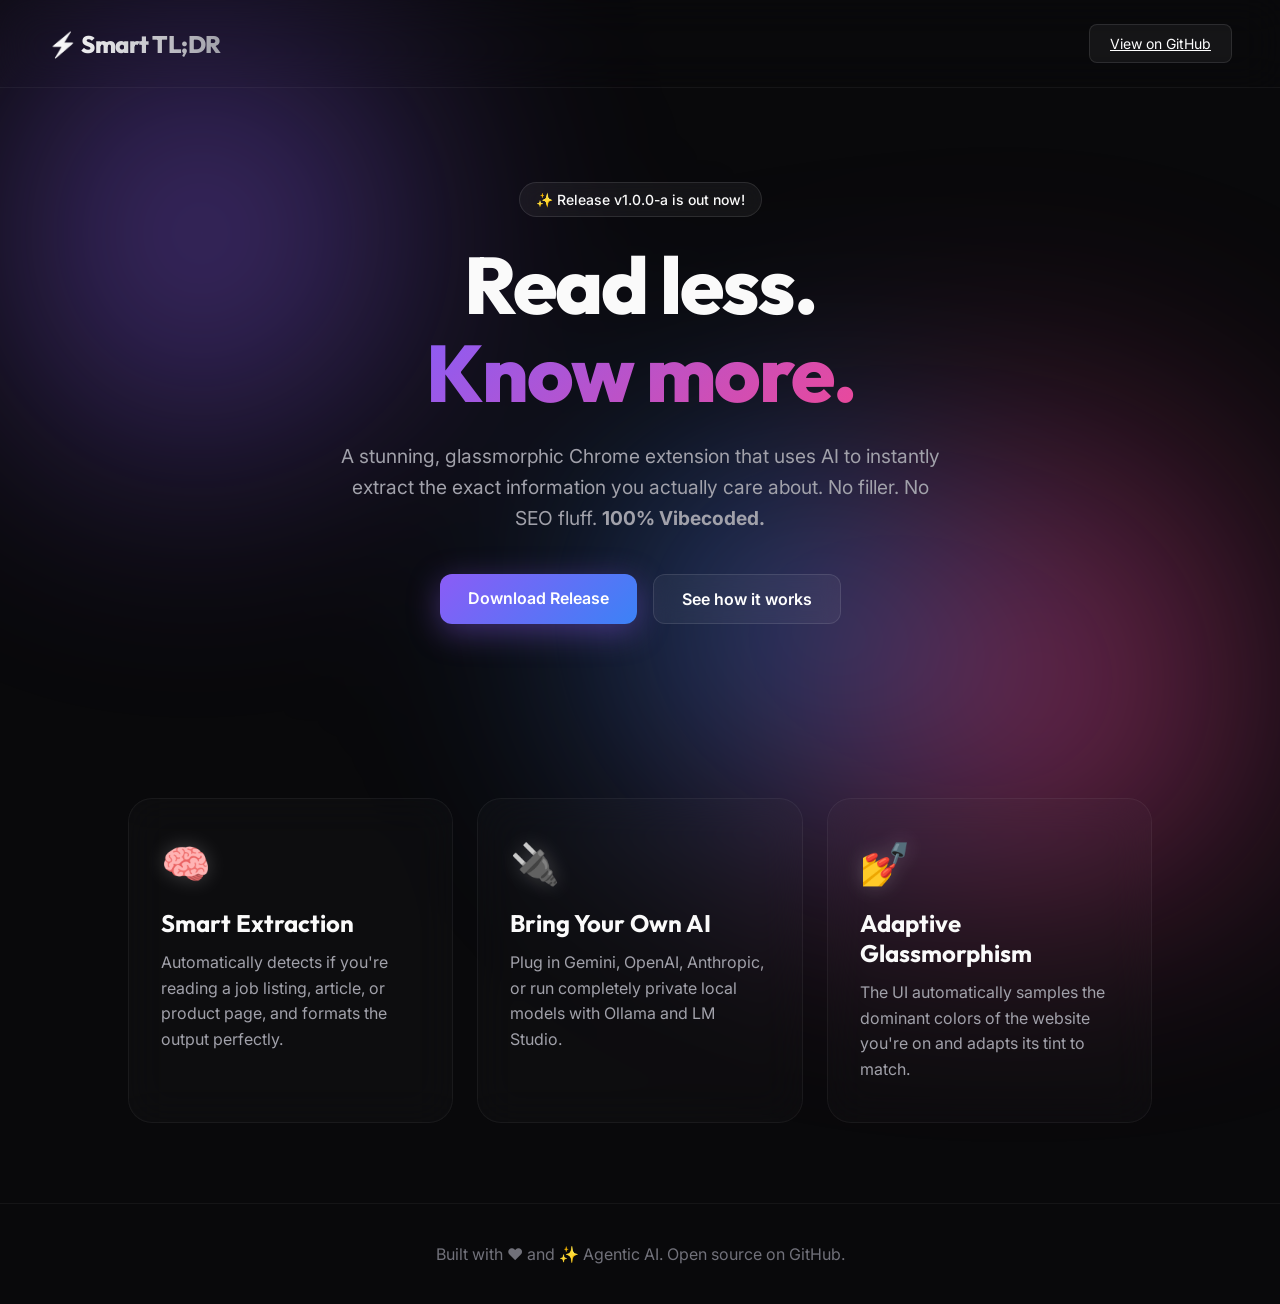
<file: docs/index.html>
<!DOCTYPE html>
<html lang="en">
<head>
  <meta charset="UTF-8">
  <meta name="viewport" content="width=device-width, initial-scale=1.0">
  <title>Smart TL;DR — 100% Vibecoded AI Summaries</title>
  <link rel="stylesheet" href="styles.css">
  <link href="https://fonts.googleapis.com/css2?family=Outfit:wght@300;400;600;800&family=Inter:wght@400;500;700&display=swap" rel="stylesheet">
</head>
<body>
  <div class="background-orbs">
    <div class="orb orb-1"></div>
    <div class="orb orb-2"></div>
    <div class="orb orb-3"></div>
  </div>

  <nav>
    <div class="logo">⚡ Smart TL;DR</div>
    <a href="https://github.com/D5DooM/tldr-ext" class="github-btn" target="_blank">View on GitHub</a>
  </nav>

  <main>
    <section class="hero">
      <div class="badge">✨ Release v1.0.0-a is out now!</div>
      <h1 class="glitch" data-text="Read less.">Read less.<br><span class="gradient-text">Know more.</span></h1>
      <p class="subtitle">A stunning, glassmorphic Chrome extension that uses AI to instantly extract the exact information you actually care about. No filler. No SEO fluff. <strong>100% Vibecoded.</strong></p>
      
      <div class="cta-group">
        <a href="https://github.com/D5DooM/tldr-ext/releases" class="btn btn-primary" target="_blank">Download Release</a>
        <a href="#how-it-works" class="btn btn-secondary">See how it works</a>
      </div>
    </section>

    <section id="how-it-works" class="features">
      <div class="feature-card">
        <div class="icon">🧠</div>
        <h3>Smart Extraction</h3>
        <p>Automatically detects if you're reading a job listing, article, or product page, and formats the output perfectly.</p>
      </div>
      <div class="feature-card">
        <div class="icon">🔌</div>
        <h3>Bring Your Own AI</h3>
        <p>Plug in Gemini, OpenAI, Anthropic, or run completely private local models with Ollama and LM Studio.</p>
      </div>
      <div class="feature-card">
        <div class="icon">💅</div>
        <h3>Adaptive Glassmorphism</h3>
        <p>The UI automatically samples the dominant colors of the website you're on and adapts its tint to match.</p>
      </div>
    </section>
  </main>

  <footer>
    <p>Built with ❤️ and ✨ Agentic AI. Open source on GitHub.</p>
  </footer>
</body>
</html>
</file>
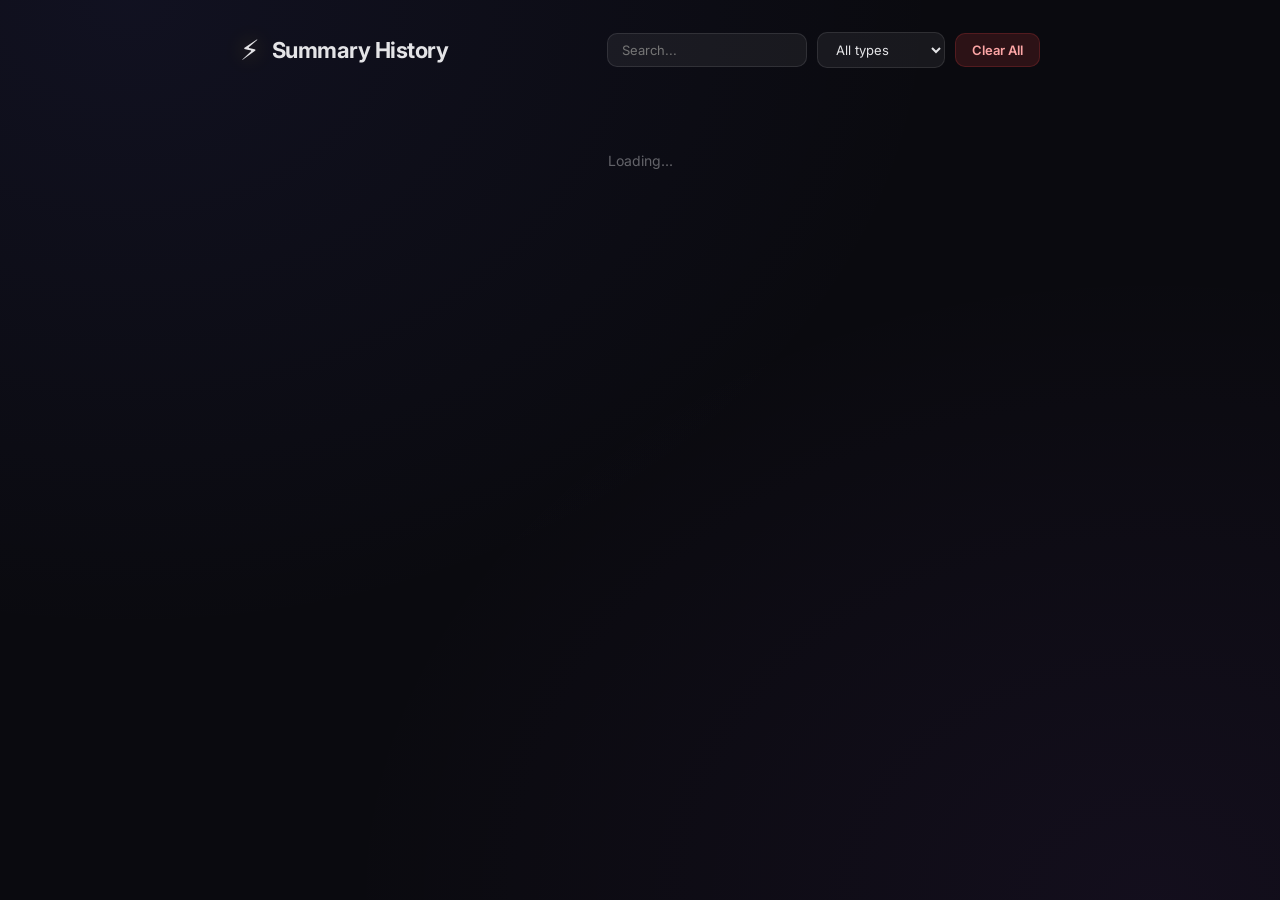
<file: history.html>
<!DOCTYPE html>
<html lang="en">
<head>
  <meta charset="UTF-8">
  <title>Smart TL;DR — History</title>
  <link rel="stylesheet" href="history.css">
  <link href="https://fonts.googleapis.com/css2?family=Inter:wght@400;500;600;700&display=swap" rel="stylesheet">
</head>
<body>
  <div class="history-container">
    <div class="history-header">
      <div class="header-left">
        <span class="logo">⚡</span>
        <h1>Summary History</h1>
      </div>
      <div class="header-actions">
        <input type="text" id="search" placeholder="Search..." class="search-input">
        <select id="type-filter" class="type-filter">
          <option value="">All types</option>
          <option value="JOB">💼 Job</option>
          <option value="ARTICLE">📰 Article</option>
          <option value="PRODUCT">🛍️ Product</option>
          <option value="RESEARCH">🔬 Research</option>
          <option value="VIDEO">🎬 Video</option>
          <option value="OTHER">📄 Other</option>
        </select>
        <button id="clear-all" class="btn btn-danger">Clear All</button>
      </div>
    </div>

    <div id="history-list" class="history-list">
      <div class="empty-state">Loading...</div>
    </div>
  </div>

  <script src="lib/parser.js"></script>
  <script src="lib/renderer.js"></script>
  <script src="history.js"></script>
</body>
</html>
</file>
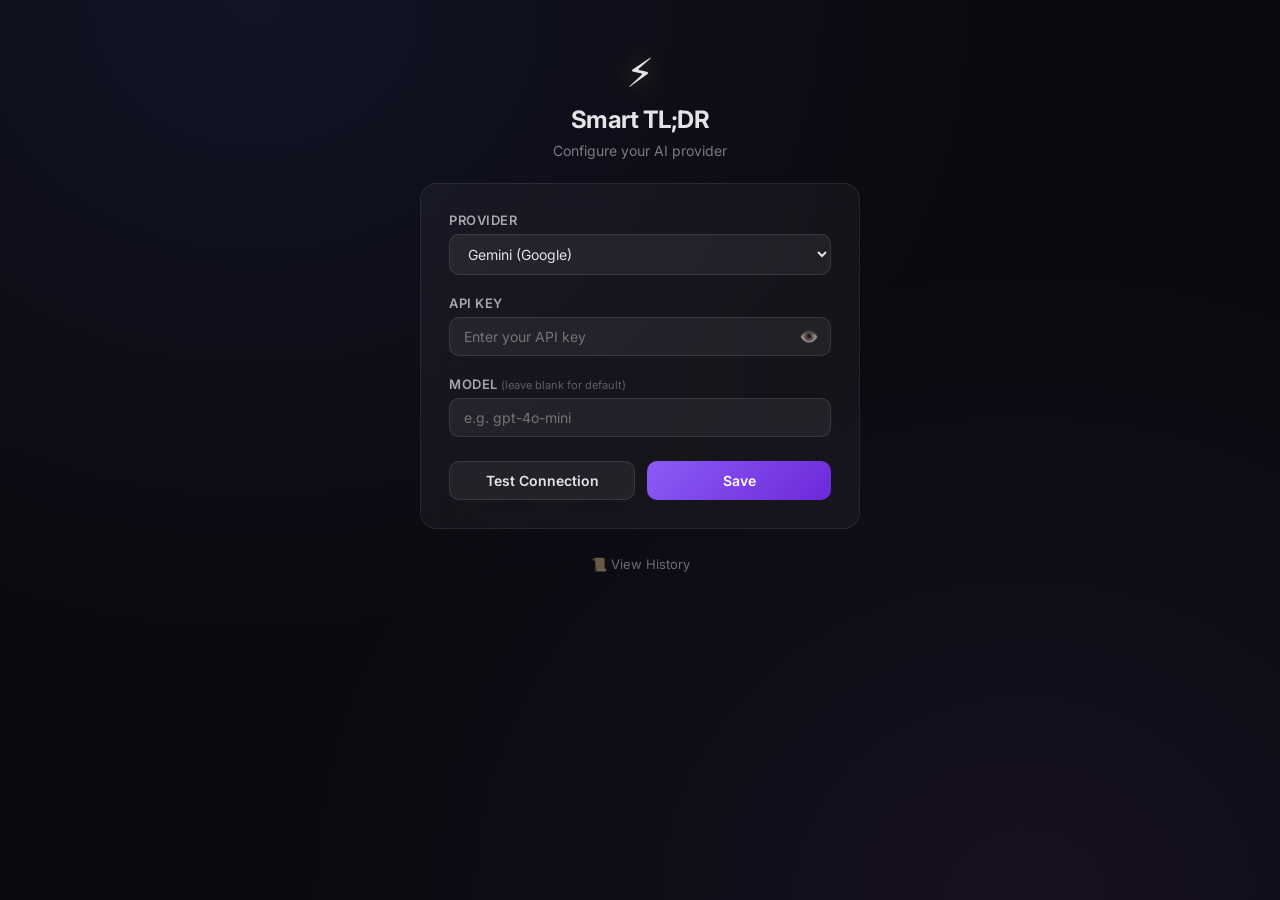
<file: options.html>
<!DOCTYPE html>
<html lang="en">
<head>
  <meta charset="UTF-8">
  <title>Smart TL;DR — Settings</title>
  <link rel="stylesheet" href="options.css">
  <link href="https://fonts.googleapis.com/css2?family=Inter:wght@400;500;600;700&display=swap" rel="stylesheet">
</head>
<body>
  <div class="options-container">
    <div class="options-header">
      <span class="options-logo">⚡</span>
      <h1>Smart TL;DR</h1>
      <p class="options-subtitle">Configure your AI provider</p>
    </div>

    <div class="options-card">
      <div class="form-group">
        <label for="provider">Provider</label>
        <select id="provider">
          <option value="gemini">Gemini (Google)</option>
          <option value="openai">OpenAI</option>
          <option value="anthropic">Anthropic (Claude)</option>
          <option value="ollama">Ollama (Local)</option>
          <option value="lmstudio">LM Studio (Local)</option>
        </select>
      </div>

      <div class="form-group" id="apikey-group">
        <label for="apikey">API Key</label>
        <div class="input-wrapper">
          <input type="password" id="apikey" placeholder="Enter your API key">
          <button id="toggle-key" class="icon-btn" title="Show/Hide">👁️</button>
        </div>
      </div>

      <div class="form-group" id="model-group">
        <label for="model">Model <span class="hint">(leave blank for default)</span></label>
        <input type="text" id="model" placeholder="e.g. gpt-4o-mini">
      </div>

      <div class="form-group hidden" id="ollama-group">
        <label for="ollama-url">Ollama Base URL</label>
        <input type="text" id="ollama-url" placeholder="http://localhost:11434">
      </div>

      <div class="form-actions">
        <button id="test-btn" class="btn btn-secondary">Test Connection</button>
        <button id="save-btn" class="btn btn-primary">Save</button>
      </div>

      <div id="status" class="status hidden"></div>
    </div>

    <div class="options-footer">
      <a href="history.html" target="_blank" class="footer-link">📜 View History</a>
    </div>
  </div>

  <script src="options.js"></script>
</body>
</html>
</file>
<file: docs/styles.css>
:root {
  --bg: #09090b;
  --text: #fafafa;
  --accent-1: #8b5cf6;
  --accent-2: #ec4899;
  --accent-3: #3b82f6;
}

* {
  margin: 0;
  padding: 0;
  box-sizing: border-box;
}

body {
  background-color: var(--bg);
  color: var(--text);
  font-family: 'Inter', sans-serif;
  min-height: 100vh;
  overflow-x: hidden;
  position: relative;
}

/* Background Orbs Animation */
.background-orbs {
  position: fixed;
  top: 0;
  left: 0;
  width: 100vw;
  height: 100vh;
  z-index: -1;
  overflow: hidden;
  filter: blur(120px);
  opacity: 0.6;
}

.orb {
  position: absolute;
  border-radius: 50%;
  animation: float 20s infinite ease-in-out alternate;
}

.orb-1 {
  top: -10%; left: -10%; width: 50vw; height: 50vw;
  background: radial-gradient(circle, var(--accent-1), transparent 70%);
  animation-delay: 0s;
}

.orb-2 {
  bottom: -20%; right: -10%; width: 60vw; height: 60vw;
  background: radial-gradient(circle, var(--accent-2), transparent 70%);
  animation-delay: -5s;
}

.orb-3 {
  top: 40%; left: 40%; width: 40vw; height: 40vw;
  background: radial-gradient(circle, var(--accent-3), transparent 70%);
  animation-delay: -10s;
}

@keyframes float {
  0% { transform: translate(0, 0) scale(1); }
  33% { transform: translate(10vw, -10vh) scale(1.1); }
  66% { transform: translate(-10vw, 15vh) scale(0.9); }
  100% { transform: translate(0, 0) scale(1); }
}

/* Nav */
nav {
  display: flex;
  justify-content: space-between;
  align-items: center;
  padding: 24px 48px;
  backdrop-filter: blur(20px);
  border-bottom: 1px solid rgba(255,255,255,0.05);
}

.logo {
  font-family: 'Outfit', sans-serif;
  font-size: 24px;
  font-weight: 800;
  letter-spacing: -0.5px;
  background: linear-gradient(90deg, #fff, #a1a1aa);
  -webkit-background-clip: text;
  -webkit-text-fill-color: transparent;
}

/* Hero Section */
.hero {
  display: flex;
  flex-direction: column;
  align-items: center;
  justify-content: center;
  text-align: center;
  min-height: 70vh;
  padding: 0 20px;
}

.badge {
  display: inline-block;
  padding: 8px 16px;
  border-radius: 20px;
  background: rgba(255, 255, 255, 0.05);
  border: 1px solid rgba(255, 255, 255, 0.1);
  font-size: 14px;
  font-weight: 500;
  margin-bottom: 24px;
  backdrop-filter: blur(10px);
  animation: pop-in 0.6s cubic-bezier(0.16, 1, 0.3, 1) forwards;
}

h1 {
  font-family: 'Outfit', sans-serif;
  font-size: 5rem;
  font-weight: 800;
  line-height: 1.1;
  letter-spacing: -2px;
  margin-bottom: 24px;
}

.gradient-text {
  background: linear-gradient(135deg, var(--accent-1), var(--accent-2));
  -webkit-background-clip: text;
  -webkit-text-fill-color: transparent;
}

.subtitle {
  max-width: 600px;
  font-size: 1.2rem;
  color: #a1a1aa;
  line-height: 1.6;
  margin-bottom: 40px;
}

.cta-group {
  display: flex;
  gap: 16px;
}

.btn {
  padding: 14px 28px;
  border-radius: 12px;
  font-size: 16px;
  font-weight: 600;
  text-decoration: none;
  transition: all 0.2s;
}

.btn-primary {
  background: linear-gradient(135deg, var(--accent-1), var(--accent-3));
  color: white;
  box-shadow: 0 8px 32px rgba(139, 92, 246, 0.4);
}

.btn-primary:hover {
  transform: translateY(-2px);
  box-shadow: 0 12px 40px rgba(139, 92, 246, 0.6);
}

.btn-secondary, .github-btn {
  background: rgba(255, 255, 255, 0.05);
  color: white;
  border: 1px solid rgba(255, 255, 255, 0.1);
  backdrop-filter: blur(10px);
}

.btn-secondary:hover, .github-btn:hover {
  background: rgba(255, 255, 255, 0.1);
}

.github-btn {
  padding: 10px 20px;
  border-radius: 8px;
  font-size: 14px;
}

/* Features */
.features {
  display: grid;
  grid-template-columns: repeat(auto-fit, minmax(300px, 1fr));
  gap: 24px;
  padding: 80px 10vw;
  max-width: 1400px;
  margin: 0 auto;
}

.feature-card {
  background: rgba(255, 255, 255, 0.02);
  border: 1px solid rgba(255, 255, 255, 0.05);
  border-radius: 24px;
  padding: 40px 32px;
  backdrop-filter: blur(20px);
  transition: transform 0.3s, border-color 0.3s;
}

.feature-card:hover {
  transform: translateY(-5px);
  border-color: rgba(255, 255, 255, 0.15);
}

.feature-card .icon {
  font-size: 40px;
  margin-bottom: 20px;
  filter: drop-shadow(0 0 10px rgba(255,255,255,0.2));
}

.feature-card h3 {
  font-family: 'Outfit', sans-serif;
  font-size: 24px;
  margin-bottom: 12px;
}

.feature-card p {
  color: #a1a1aa;
  line-height: 1.6;
}

footer {
  text-align: center;
  padding: 40px;
  color: #71717a;
  border-top: 1px solid rgba(255,255,255,0.05);
}

@keyframes pop-in {
  from { opacity: 0; transform: translateY(20px) scale(0.9); }
  to { opacity: 1; transform: translateY(0) scale(1); }
}
</file>
<file: history.css>
* { margin: 0; padding: 0; box-sizing: border-box; }

body {
  font-family: 'Inter', 'Segoe UI', system-ui, sans-serif;
  background: #0a0a0f;
  color: #e4e4e7;
  min-height: 100vh;
  padding: 32px;
  background-image:
    radial-gradient(ellipse at 10% 0%, rgba(99, 102, 241, 0.08) 0%, transparent 50%),
    radial-gradient(ellipse at 90% 100%, rgba(168, 85, 247, 0.06) 0%, transparent 50%);
}

.history-container {
  max-width: 800px;
  margin: 0 auto;
  display: flex;
  flex-direction: column;
  gap: 24px;
}

.history-header {
  display: flex;
  justify-content: space-between;
  align-items: center;
  flex-wrap: wrap;
  gap: 16px;
}

.header-left {
  display: flex;
  align-items: center;
  gap: 12px;
}

.logo {
  font-size: 28px;
  filter: drop-shadow(0 0 10px rgba(250, 204, 21, 0.4));
}

h1 {
  font-size: 22px;
  font-weight: 700;
  letter-spacing: -0.5px;
}

.header-actions {
  display: flex;
  gap: 10px;
  align-items: center;
}

.search-input, .type-filter {
  background: rgba(255, 255, 255, 0.06);
  border: 1px solid rgba(255, 255, 255, 0.1);
  border-radius: 10px;
  padding: 8px 14px;
  color: #e4e4e7;
  font-size: 13px;
  font-family: inherit;
  outline: none;
  transition: border-color 0.2s;
}

.search-input:focus, .type-filter:focus {
  border-color: rgba(139, 92, 246, 0.5);
}

.search-input { width: 200px; }
.type-filter { cursor: pointer; }
.type-filter option { background: #1a1a2e; }

.btn {
  padding: 8px 16px;
  border-radius: 10px;
  border: none;
  font-family: inherit;
  font-size: 13px;
  font-weight: 600;
  cursor: pointer;
  transition: all 0.2s;
}

.btn-danger {
  background: rgba(239, 68, 68, 0.15);
  color: #fca5a5;
  border: 1px solid rgba(239, 68, 68, 0.2);
}

.btn-danger:hover { background: rgba(239, 68, 68, 0.25); }

.history-list {
  display: flex;
  flex-direction: column;
  gap: 12px;
}

.history-card {
  background: rgba(255, 255, 255, 0.03);
  border: 1px solid rgba(255, 255, 255, 0.06);
  border-radius: 14px;
  overflow: hidden;
  transition: border-color 0.2s;
  animation: card-in 0.3s ease;
}

.history-card:hover { border-color: rgba(255, 255, 255, 0.12); }

@keyframes card-in {
  from { opacity: 0; transform: translateY(8px); }
  to { opacity: 1; transform: translateY(0); }
}

.card-header {
  display: flex;
  justify-content: space-between;
  align-items: center;
  padding: 14px 18px;
  cursor: pointer;
  gap: 12px;
}

.card-info {
  flex: 1;
  min-width: 0;
}

.card-title {
  font-weight: 600;
  font-size: 14px;
  white-space: nowrap;
  overflow: hidden;
  text-overflow: ellipsis;
}

.card-url {
  font-size: 11px;
  opacity: 0.4;
  white-space: nowrap;
  overflow: hidden;
  text-overflow: ellipsis;
  margin-top: 2px;
}

.card-meta {
  display: flex;
  align-items: center;
  gap: 10px;
  flex-shrink: 0;
}

.card-badge {
  padding: 3px 10px;
  border-radius: 14px;
  font-size: 10px;
  font-weight: 700;
  letter-spacing: 0.5px;
  text-transform: uppercase;
}

.card-time {
  font-size: 11px;
  opacity: 0.3;
  white-space: nowrap;
}

.card-delete {
  background: none;
  border: none;
  color: rgba(255, 255, 255, 0.2);
  cursor: pointer;
  font-size: 16px;
  padding: 4px;
  transition: color 0.2s;
}

.card-delete:hover { color: #f87171; }

.card-body {
  display: none;
  padding: 0 18px 16px;
  border-top: 1px solid rgba(255, 255, 255, 0.05);
}

.card-body.open { display: block; padding-top: 14px; }

/* Reuse renderer styles */
.tldr-result { display: flex; flex-direction: column; gap: 10px; }
.tldr-badge { display: inline-flex; align-self: flex-start; padding: 4px 12px; border-radius: 20px; font-size: 11px; font-weight: 700; letter-spacing: 0.8px; }
.tldr-fields { display: flex; flex-direction: column; gap: 5px; }
.tldr-field { display: flex; gap: 8px; line-height: 1.5; font-size: 13px; }
.tldr-label { font-weight: 600; opacity: 0.7; white-space: nowrap; font-size: 12px; }
.tldr-bullets { display: flex; flex-direction: column; gap: 4px; }
.tldr-bullet-heading { font-weight: 600; font-size: 12px; opacity: 0.6; text-transform: uppercase; letter-spacing: 0.5px; }
.tldr-bullets ul { margin: 0; padding-left: 18px; display: flex; flex-direction: column; gap: 3px; }
.tldr-bullets li { line-height: 1.4; opacity: 0.9; font-size: 13px; }
.tldr-bullets li::marker { color: #a78bfa; }
.tldr-verdict { margin-top: 4px; padding: 10px 14px; background: rgba(255,255,255,0.03); border: 1px solid rgba(255,255,255,0.06); border-radius: 10px; font-weight: 500; line-height: 1.5; display: flex; gap: 8px; font-size: 13px; }
.tldr-empty, .tldr-error { padding: 16px; opacity: 0.6; font-style: italic; display: flex; align-items: center; gap: 8px; }

.empty-state {
  text-align: center;
  padding: 60px 20px;
  opacity: 0.4;
  font-size: 14px;
}

/* Badge colors */
.badge-JOB { background: #064e3b; color: #6ee7b7; }
.badge-ARTICLE { background: #1e3a5f; color: #7dd3fc; }
.badge-PRODUCT { background: #4a1d6e; color: #c4b5fd; }
.badge-RESEARCH { background: #713f12; color: #fcd34d; }
.badge-VIDEO { background: #7f1d1d; color: #fca5a5; }
.badge-OTHER { background: #374151; color: #d1d5db; }
</file>
<file: options.css>
* { margin: 0; padding: 0; box-sizing: border-box; }

body {
  font-family: 'Inter', 'Segoe UI', system-ui, sans-serif;
  background: #0a0a0f;
  color: #e4e4e7;
  min-height: 100vh;
  display: flex;
  justify-content: center;
  align-items: flex-start;
  padding: 48px 16px;
  background-image:
    radial-gradient(ellipse at 20% 0%, rgba(99, 102, 241, 0.1) 0%, transparent 50%),
    radial-gradient(ellipse at 80% 100%, rgba(168, 85, 247, 0.08) 0%, transparent 50%);
}

.options-container {
  width: 100%;
  max-width: 440px;
  display: flex;
  flex-direction: column;
  gap: 24px;
}

.options-header {
  text-align: center;
  display: flex;
  flex-direction: column;
  align-items: center;
  gap: 8px;
}

.options-logo {
  font-size: 40px;
  filter: drop-shadow(0 0 12px rgba(250, 204, 21, 0.4));
}

.options-header h1 {
  font-size: 24px;
  font-weight: 700;
  letter-spacing: -0.5px;
}

.options-subtitle {
  font-size: 14px;
  opacity: 0.5;
}

.options-card {
  background: rgba(255, 255, 255, 0.04);
  border: 1px solid rgba(255, 255, 255, 0.08);
  border-radius: 16px;
  padding: 28px;
  display: flex;
  flex-direction: column;
  gap: 20px;
  backdrop-filter: blur(12px);
}

.form-group {
  display: flex;
  flex-direction: column;
  gap: 6px;
}

.form-group.hidden { display: none; }

label {
  font-size: 13px;
  font-weight: 600;
  opacity: 0.7;
  text-transform: uppercase;
  letter-spacing: 0.5px;
}

.hint {
  font-weight: 400;
  text-transform: none;
  letter-spacing: 0;
  opacity: 0.5;
  font-size: 11px;
}

select, input[type="text"], input[type="password"] {
  background: rgba(255, 255, 255, 0.06);
  border: 1px solid rgba(255, 255, 255, 0.1);
  border-radius: 10px;
  padding: 10px 14px;
  color: #e4e4e7;
  font-size: 14px;
  font-family: inherit;
  outline: none;
  transition: border-color 0.2s;
}

select:focus, input:focus {
  border-color: rgba(139, 92, 246, 0.5);
}

select { cursor: pointer; }
select option { background: #1a1a2e; }

.input-wrapper {
  position: relative;
  display: flex;
  align-items: center;
}

.input-wrapper input { flex: 1; padding-right: 40px; }

.icon-btn {
  position: absolute;
  right: 8px;
  background: none;
  border: none;
  cursor: pointer;
  font-size: 16px;
  opacity: 0.5;
  transition: opacity 0.2s;
  padding: 4px;
}

.icon-btn:hover { opacity: 1; }

.form-actions {
  display: flex;
  gap: 12px;
  margin-top: 4px;
}

.btn {
  flex: 1;
  padding: 10px 18px;
  border-radius: 10px;
  border: none;
  font-family: inherit;
  font-size: 14px;
  font-weight: 600;
  cursor: pointer;
  transition: all 0.2s;
}

.btn-primary {
  background: linear-gradient(135deg, #8b5cf6, #6d28d9);
  color: white;
}

.btn-primary:hover { transform: translateY(-1px); box-shadow: 0 4px 16px rgba(139, 92, 246, 0.3); }

.btn-secondary {
  background: rgba(255, 255, 255, 0.06);
  color: #e4e4e7;
  border: 1px solid rgba(255, 255, 255, 0.1);
}

.btn-secondary:hover { background: rgba(255, 255, 255, 0.1); }

.status {
  padding: 10px 14px;
  border-radius: 10px;
  font-size: 13px;
  text-align: center;
  animation: fade-in 0.3s;
}

.status.hidden { display: none; }
.status.success { background: rgba(34, 197, 94, 0.15); color: #86efac; border: 1px solid rgba(34, 197, 94, 0.2); }
.status.error { background: rgba(239, 68, 68, 0.15); color: #fca5a5; border: 1px solid rgba(239, 68, 68, 0.2); }

@keyframes fade-in { from { opacity: 0; } to { opacity: 1; } }

.options-footer {
  text-align: center;
}

.footer-link {
  color: rgba(255, 255, 255, 0.4);
  text-decoration: none;
  font-size: 13px;
  transition: color 0.2s;
}

.footer-link:hover { color: rgba(255, 255, 255, 0.7); }
</file>
